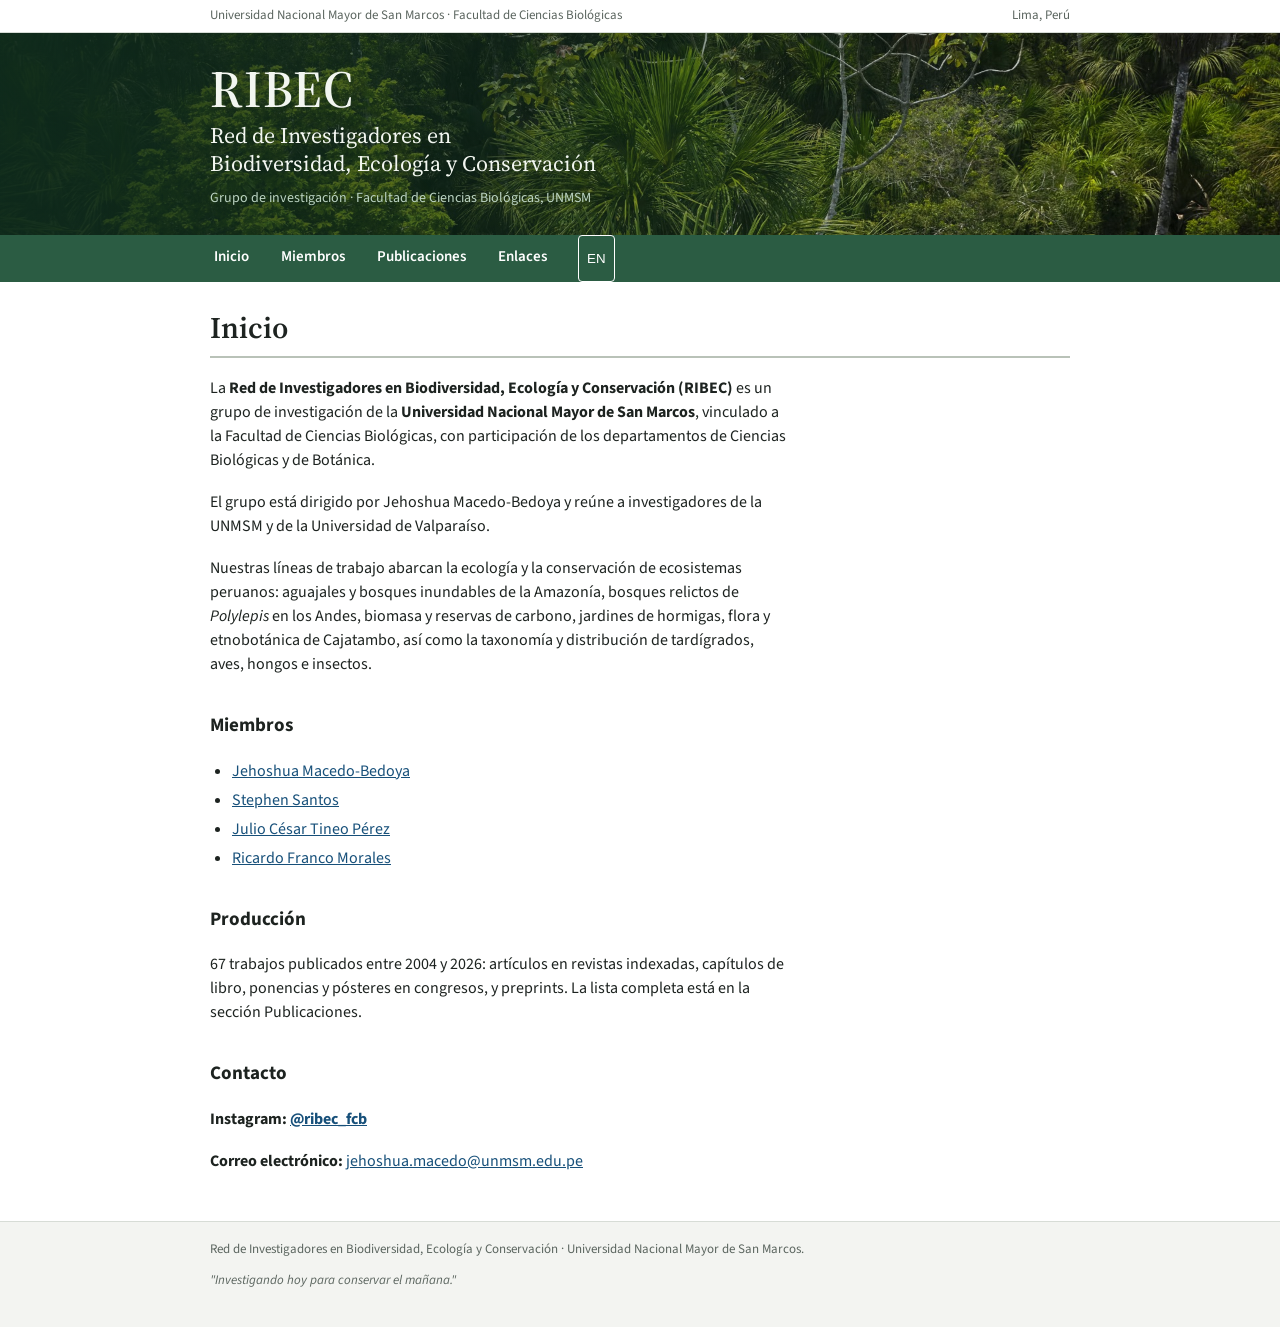
<file: index.html>
<!DOCTYPE html>
<html lang="es">
<head>
  <meta charset="utf-8">
  <meta name="viewport" content="width=device-width, initial-scale=1">
  <meta name="color-scheme" content="light">
  <title>RIBEC · Red de Investigadores en Biodiversidad, Ecología y Conservación</title>
  <meta name="description" content="Grupo de investigación de la Universidad Nacional Mayor de San Marcos en biodiversidad, ecología y conservación. Miembros y lista de publicaciones.">
  <link rel="preconnect" href="https://fonts.googleapis.com">
  <link rel="preconnect" href="https://fonts.gstatic.com" crossorigin>
  <link rel="stylesheet" href="https://fonts.googleapis.com/css2?family=Source+Sans+3:ital,wght@0,400;0,600;0,700;1,400&family=Source+Serif+4:ital,opsz,wght@0,8..60,400;0,8..60,600;1,8..60,400&display=swap">
  <link rel="stylesheet" href="css/estilos.css">
</head>
<body>

<div class="topbar"><div class="wrap">
  <span data-i18n="topbar_inst">Universidad Nacional Mayor de San Marcos · Facultad de Ciencias Biológicas</span>
  <span data-i18n="topbar_loc">Lima, Perú</span>
</div></div>


<header class="banner"><div class="wrap">
  <div class="acr"><a href="index.html">RIBEC</a></div>
  <h1 data-i18n="banner_tit">Red de Investigadores en Biodiversidad, Ecología y Conservación</h1>
  <div class="inst" data-i18n="banner_inst">Grupo de investigación · Facultad de Ciencias Biológicas, UNMSM</div>
</div></header>

<nav class="menu" aria-label="Secciones"><div class="wrap">
  <a href="index.html" data-i18n="nav_inicio">Inicio</a>
  <a href="miembros.html" data-i18n="nav_miembros">Miembros</a>
  <a href="publicaciones.html" data-i18n="nav_publicaciones">Publicaciones</a>
  <a href="enlaces.html" data-i18n="nav_enlaces">Enlaces</a>
  <button id="btn-lang" style="margin-left: 15px; cursor: pointer; background: transparent; border: 1px solid white; color: white; padding: 2px 8px; border-radius: 4px;">EN</button>
</div></nav>

<main><div class="wrap">
  <section class="page">
    <h2 data-i18n="nav_inicio">Inicio</h2>
    <p data-i18n="inicio_desc1">La <strong>Red de Investigadores en Biodiversidad, Ecología y Conservación (RIBEC)</strong> es un grupo de investigación de la <strong>Universidad Nacional Mayor de San Marcos</strong>, vinculado a la Facultad de Ciencias Biológicas, con participación de los departamentos de Ciencias Biológicas y de Botánica.</p>
    <p data-i18n="inicio_desc2">El grupo está dirigido por Jehoshua Macedo-Bedoya y reúne a investigadores de la UNMSM y de la Universidad de Valparaíso.</p>
    <p data-i18n="inicio_desc3">Nuestras líneas de trabajo abarcan la ecología y la conservación de ecosistemas peruanos: aguajales y bosques inundables de la Amazonía, bosques relictos de <i>Polylepis</i> en los Andes, biomasa y reservas de carbono, jardines de hormigas, flora y etnobotánica de Cajatambo, así como la taxonomía y distribución de tardígrados, aves, hongos e insectos.</p>

    <h3 data-i18n="inicio_tit_miembros">Miembros</h3>
    <ul class="plain" id="home-members"></ul>

    <h3 data-i18n="inicio_tit_prod">Producción</h3>
    <p id="home-stats"></p>

    <h3 data-i18n="inicio_tit_contacto">Contacto</h3>
<strong>Instagram: <a href="https://www.instagram.com/ribec_fcb?exln=MWM4ZnJoa25ybmQzaQ==" target="_blank" rel="noopener">@ribec_fcb</a></strong>
<div>
  <strong data-i18n="inicio_email">Correo electrónico:</strong> 
  <a href="mailto:jehoshua.macedo@unmsm.edu.pe">jehoshua.macedo@unmsm.edu.pe</a>
</div>
  </section>
</div></main>

<footer><div class="wrap">
  <span data-i18n="footer_inst">Red de Investigadores en Biodiversidad, Ecología y Conservación · Universidad Nacional Mayor de San Marcos.</span>
  <span style="font-style: italic; margin-top: 8px;" data-i18n="lema">"Investigando hoy para conservar el mañana."</span>
</div></footer>

<script src="js/datos.js"></script>
<script src="js/app.js"></script>
</body>
</html>
</file>
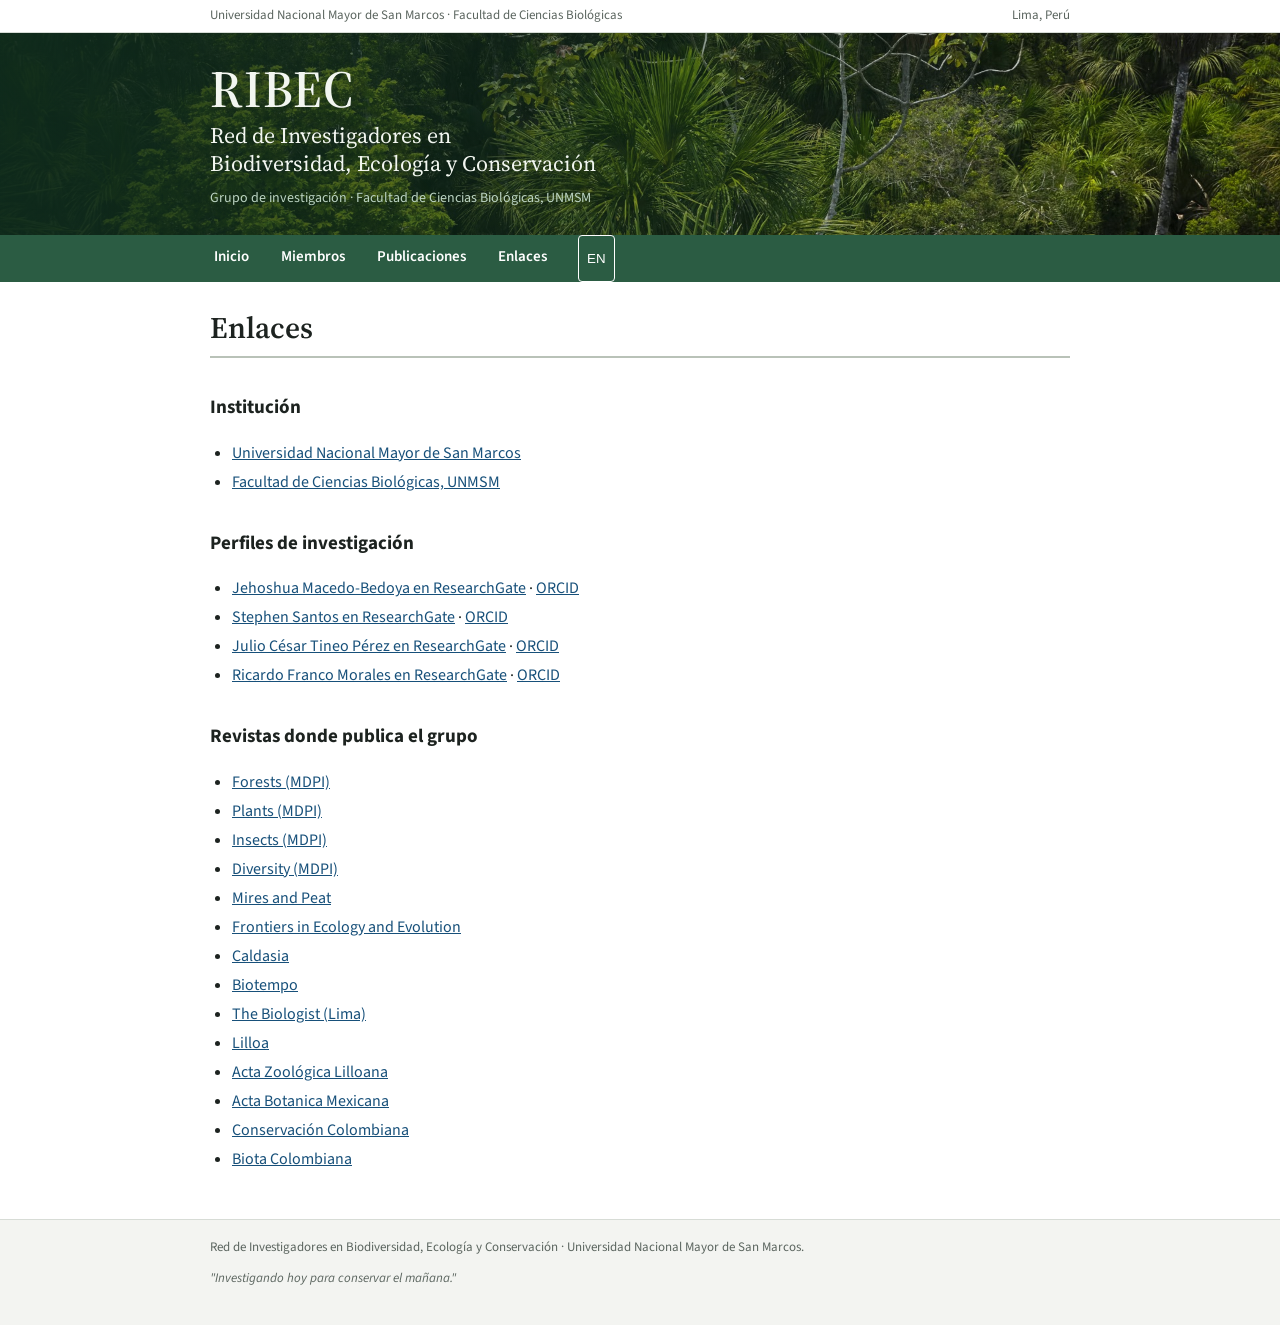
<file: enlaces.html>
<!DOCTYPE html>
<html lang="es">
<head>
  <meta charset="utf-8">
  <meta name="viewport" content="width=device-width, initial-scale=1">
  <title>RIBEC · Red de Investigadores en Biodiversidad, Ecología y Conservación</title>
  <meta name="description" content="Grupo de investigación de la Universidad Nacional Mayor de San Marcos en biodiversidad, ecología y conservación. Miembros y lista de publicaciones.">
  <link rel="preconnect" href="https://fonts.googleapis.com">
  <link rel="preconnect" href="https://fonts.gstatic.com" crossorigin>
  <link rel="stylesheet" href="https://fonts.googleapis.com/css2?family=Source+Sans+3:ital,wght@0,400;0,600;0,700;1,400&family=Source+Serif+4:ital,opsz,wght@0,8..60,400;0,8..60,600;1,8..60,400&display=swap">
  <link rel="stylesheet" href="css/estilos.css">
</head>
<body>

<div class="topbar"><div class="wrap">
  <span data-i18n="topbar_inst">Universidad Nacional Mayor de San Marcos · Facultad de Ciencias Biológicas</span>
  <span data-i18n="topbar_loc">Lima, Perú</span>
</div></div>

<header class="banner"><div class="wrap">
  <div class="acr"><a href="index.html">RIBEC</a></div>
  <h1 data-i18n="banner_tit">Red de Investigadores en Biodiversidad, Ecología y Conservación</h1>
  <div class="inst" data-i18n="banner_inst">Grupo de investigación · Facultad de Ciencias Biológicas, UNMSM</div>
</div></header>

<nav class="menu" aria-label="Secciones"><div class="wrap">
  <a href="index.html" data-i18n="nav_inicio">Inicio</a>
  <a href="miembros.html" data-i18n="nav_miembros">Miembros</a>
  <a href="publicaciones.html" data-i18n="nav_publicaciones">Publicaciones</a>
  <a href="enlaces.html" data-i18n="nav_enlaces">Enlaces</a>
  <button id="btn-lang" style="margin-left: 15px; cursor: pointer; background: transparent; border: 1px solid white; color: white; padding: 2px 8px; border-radius: 4px;">EN</button>
</div></nav>

<main><div class="wrap">
  <section class="page">
    <h2 data-i18n="nav_enlaces">Enlaces</h2>

    <h3 data-i18n="tit_institucion">Institución</h3>
    <ul class="plain">
      <li><a href="https://www.unmsm.edu.pe/" target="_blank" rel="noopener" data-i18n="link_unmsm">Universidad Nacional Mayor de San Marcos</a></li>
      <li><a href="https://biologia.unmsm.edu.pe/" target="_blank" rel="noopener" data-i18n="link_fcb">Facultad de Ciencias Biológicas, UNMSM</a></li>
    </ul>

    <h3 data-i18n="tit_perfiles">Perfiles de investigación</h3>
    <ul class="plain">
      <li><a href="https://www.researchgate.net/profile/Jehoshua-Macedo-Bedoya" target="_blank" rel="noopener">Jehoshua Macedo-Bedoya <span data-i18n="txt_en">en</span> ResearchGate</a> · <a href="https://orcid.org/0009-0008-7958-5318" target="_blank" rel="noopener">ORCID</a></li>
      <li><a href="https://www.researchgate.net/profile/Stephen-Santos" target="_blank" rel="noopener">Stephen Santos <span data-i18n="txt_en">en</span> ResearchGate</a> · <a href="https://orcid.org/0009-0009-0379-7469" target="_blank" rel="noopener">ORCID</a></li>
      <li><a href="https://www.researchgate.net/profile/Julio-Cesar-Tineo-Perez" target="_blank" rel="noopener">Julio César Tineo Pérez <span data-i18n="txt_en">en</span> ResearchGate</a> · <a href="https://orcid.org/0009-0007-2989-3438" target="_blank" rel="noopener">ORCID</a></li>
      <li><a href="https://www.researchgate.net/profile/Ricardo-Franco-Morales-2" target="_blank" rel="noopener">Ricardo Franco Morales <span data-i18n="txt_en">en</span> ResearchGate</a> · <a href="https://orcid.org/0009-0003-2825-3819" target="_blank" rel="noopener">ORCID</a></li>
    </ul>

    <h3 data-i18n="tit_revistas">Revistas donde publica el grupo</h3>
    <ul class="plain">
      <li><a href="https://www.mdpi.com/journal/forests" target="_blank" rel="noopener">Forests (MDPI)</a></li>
      <li><a href="https://www.mdpi.com/journal/plants" target="_blank" rel="noopener">Plants (MDPI)</a></li>
      <li><a href="https://www.mdpi.com/journal/insects" target="_blank" rel="noopener">Insects (MDPI)</a></li>
      <li><a href="https://www.mdpi.com/journal/diversity" target="_blank" rel="noopener">Diversity (MDPI)</a></li>
      <li><a href="http://mires-and-peat.net/" target="_blank" rel="noopener">Mires and Peat</a></li>
      <li><a href="https://www.frontiersin.org/journals/ecology-and-evolution" target="_blank" rel="noopener">Frontiers in Ecology and Evolution</a></li>
      <li><a href="https://revistas.unal.edu.co/index.php/cal" target="_blank" rel="noopener">Caldasia</a></li>
      <li><a href="https://revistas.urp.edu.pe/index.php/Biotempo" target="_blank" rel="noopener">Biotempo</a></li>
      <li><a href="https://revistas.unfv.edu.pe/rtb" target="_blank" rel="noopener">The Biologist (Lima)</a></li>
      <li><a href="https://www.lillo.org.ar/revistas/index.php/lilloa" target="_blank" rel="noopener">Lilloa</a></li>
      <li><a href="https://www.lillo.org.ar/revistas/index.php/acta-zoologica-lilloana" target="_blank" rel="noopener">Acta Zoológica Lilloana</a></li>
      <li><a href="https://abm.ojs.inecol.mx/" target="_blank" rel="noopener">Acta Botanica Mexicana</a></li>
      <li><a href="https://revista.proaves.org/" target="_blank" rel="noopener">Conservación Colombiana</a></li>
      <li><a href="https://revistas.humboldt.org.co/index.php/biota" target="_blank" rel="noopener">Biota Colombiana</a></li>
    </ul>
  </section>
</div></main>

<footer><div class="wrap">
  <span data-i18n="footer_inst">Red de Investigadores en Biodiversidad, Ecología y Conservación · Universidad Nacional Mayor de San Marcos.</span>
  <span style="font-style: italic; margin-top: 8px;" data-i18n="lema">"Investigando hoy para conservar el mañana."</span>
</div></footer>

<script src="js/datos.js"></script>
<script src="js/app.js"></script>
</body>
</html>
</file>
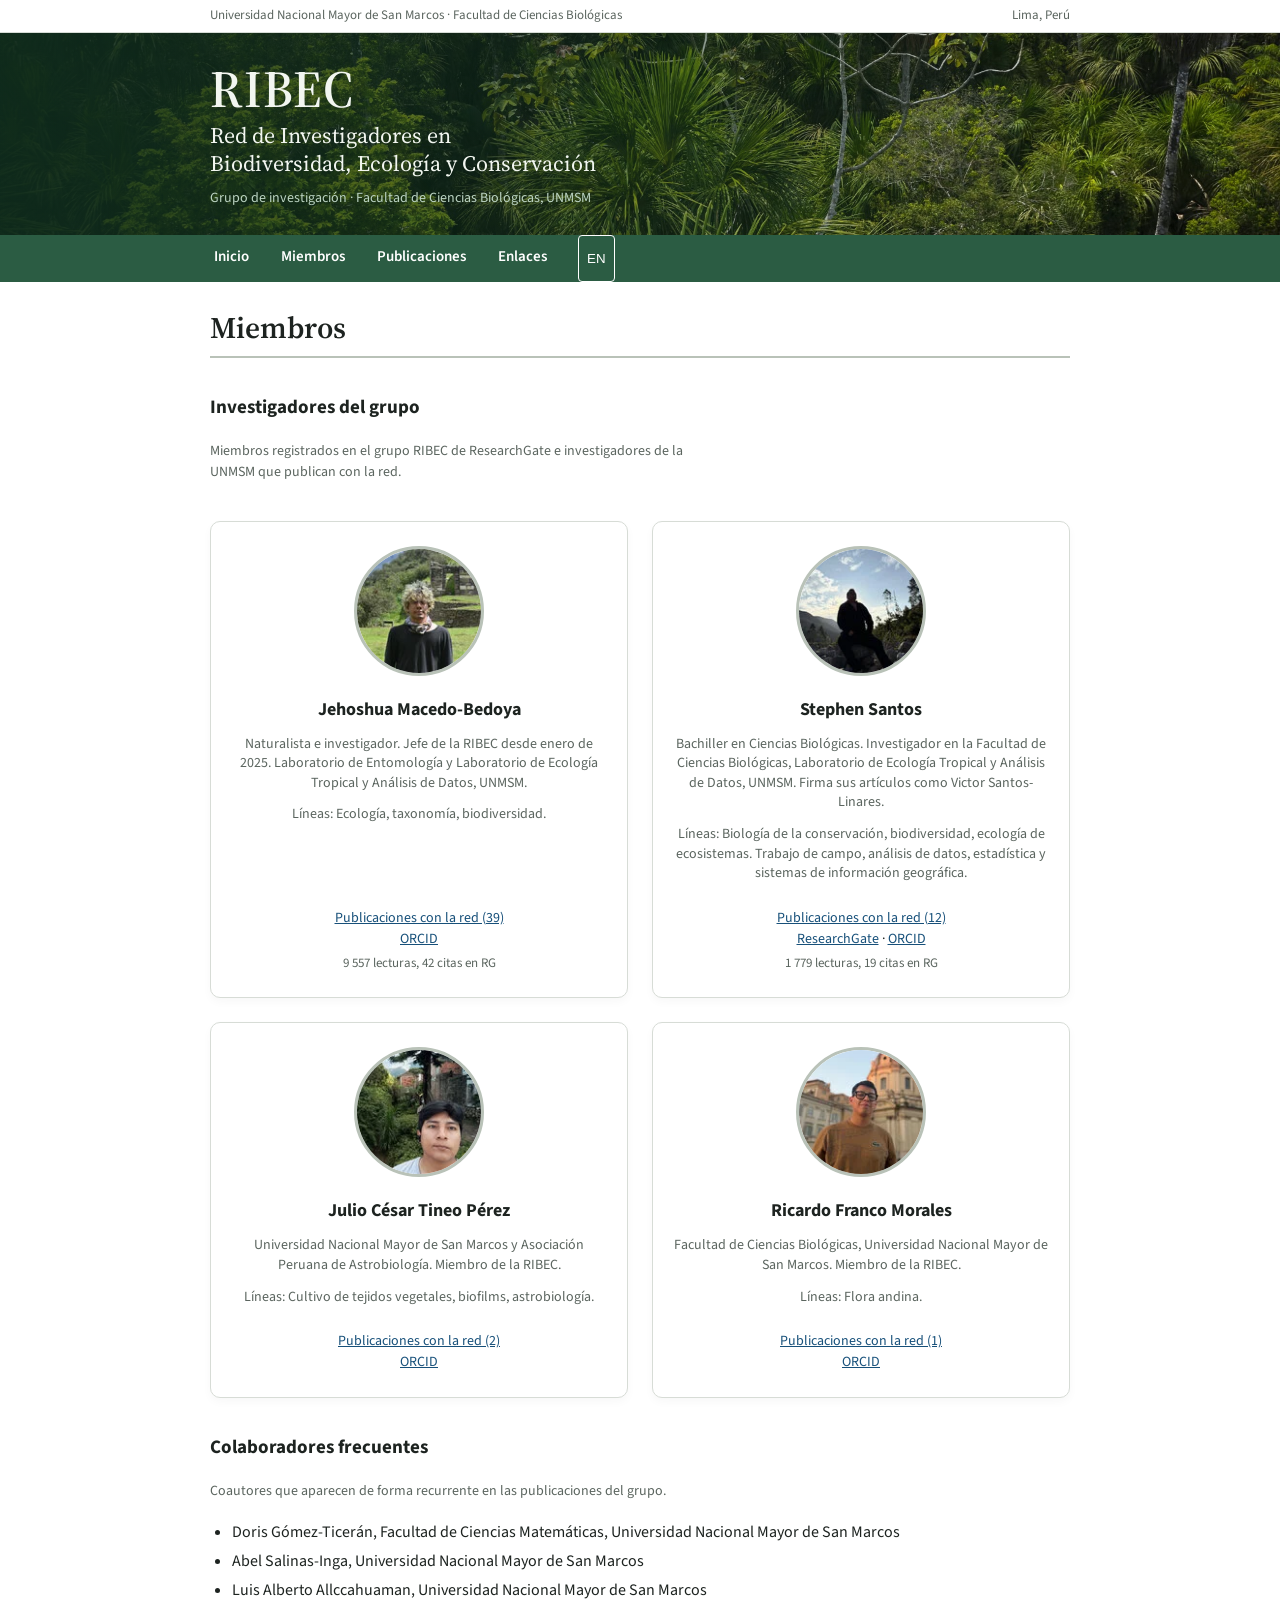
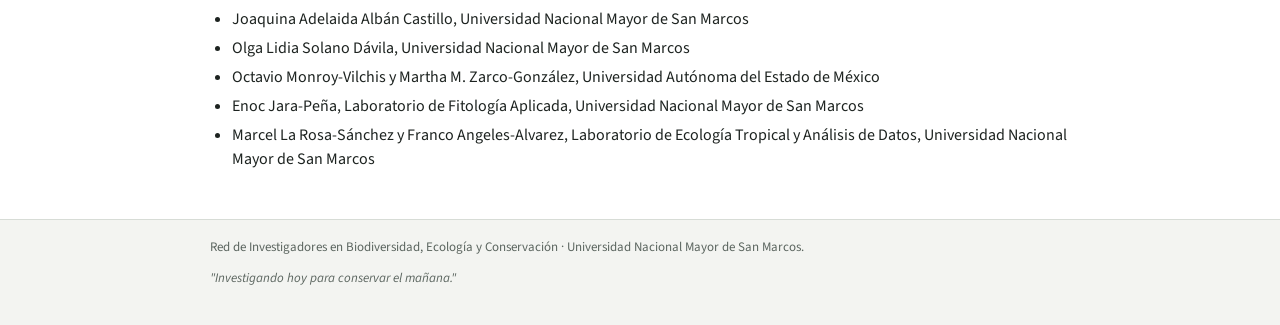
<file: miembros.html>
<!DOCTYPE html>
<html lang="es">
<head>
  <meta charset="utf-8">
  <meta name="viewport" content="width=device-width, initial-scale=1">
  <title>RIBEC · Red de Investigadores en Biodiversidad, Ecología y Conservación</title>
  <meta name="description" content="Grupo de investigación de la Universidad Nacional Mayor de San Marcos en biodiversidad, ecología y conservación. Miembros y lista de publicaciones.">
  <link rel="preconnect" href="https://fonts.googleapis.com">
  <link rel="preconnect" href="https://fonts.gstatic.com" crossorigin>
  <link rel="stylesheet" href="https://fonts.googleapis.com/css2?family=Source+Sans+3:ital,wght@0,400;0,600;0,700;1,400&family=Source+Serif+4:ital,opsz,wght@0,8..60,400;0,8..60,600;1,8..60,400&display=swap">
  <link rel="stylesheet" href="css/estilos.css">
</head>
<body>

<div class="topbar"><div class="wrap">
  <span data-i18n="topbar_inst">Universidad Nacional Mayor de San Marcos · Facultad de Ciencias Biológicas</span>
  <span data-i18n="topbar_loc">Lima, Perú</span>
</div></div>

<header class="banner"><div class="wrap">
  <div class="acr"><a href="index.html">RIBEC</a></div>
  <h1 data-i18n="banner_tit">Red de Investigadores en Biodiversidad, Ecología y Conservación</h1>
  <div class="inst" data-i18n="banner_inst">Grupo de investigación · Facultad de Ciencias Biológicas, UNMSM</div>
</div></header>

<nav class="menu" aria-label="Secciones"><div class="wrap">
  <a href="index.html" data-i18n="nav_inicio">Inicio</a>
  <a href="miembros.html" data-i18n="nav_miembros">Miembros</a>
  <a href="publicaciones.html" data-i18n="nav_publicaciones">Publicaciones</a>
  <a href="enlaces.html" data-i18n="nav_enlaces">Enlaces</a>
  <button id="btn-lang" style="margin-left: 15px; cursor: pointer; background: transparent; border: 1px solid white; color: white; padding: 2px 8px; border-radius: 4px;">EN</button>
</div></nav>

<main><div class="wrap">
  <section class="page">
    <h2 data-i18n="nav_miembros">Miembros</h2>

    <h3 data-i18n="tit_investigadores">Investigadores del grupo</h3>
    <p class="note" data-i18n="miembros_nota1">Miembros registrados en el grupo RIBEC de ResearchGate e investigadores de la UNMSM que publican con la red.</p>
    <div id="members"></div>

    <h3 data-i18n="tit_colaboradores">Colaboradores frecuentes</h3>
    <p class="note" data-i18n="miembros_nota2">Coautores que aparecen de forma recurrente en las publicaciones del grupo.</p>
    <ul class="plain" data-i18n="colaboradores_lista">
      <li>Doris Gómez-Ticerán, Facultad de Ciencias Matemáticas, Universidad Nacional Mayor de San Marcos</li>
      <li>Abel Salinas-Inga, Universidad Nacional Mayor de San Marcos</li>
      <li>Luis Alberto Allccahuaman, Universidad Nacional Mayor de San Marcos</li>
      <li>Joaquina Adelaida Albán Castillo, Universidad Nacional Mayor de San Marcos</li>
      <li>Olga Lidia Solano Dávila, Universidad Nacional Mayor de San Marcos</li>
      <li>Octavio Monroy-Vilchis y Martha M. Zarco-González, Universidad Autónoma del Estado de México</li>
      <li>Enoc Jara-Peña, Laboratorio de Fitología Aplicada, Universidad Nacional Mayor de San Marcos</li>
      <li>Marcel La Rosa-Sánchez y Franco Angeles-Alvarez, Laboratorio de Ecología Tropical y Análisis de Datos, Universidad Nacional Mayor de San Marcos</li>
    </ul>
  </section>
</div></main>

<footer><div class="wrap">
  <span data-i18n="footer_inst">Red de Investigadores en Biodiversidad, Ecología y Conservación · Universidad Nacional Mayor de San Marcos.</span>
  <span style="font-style: italic; margin-top: 8px;" data-i18n="lema">"Investigando hoy para conservar el mañana."</span>
</div></footer>

<script src="js/datos.js"></script>
<script src="js/app.js"></script>
</body>
</html>
</file>
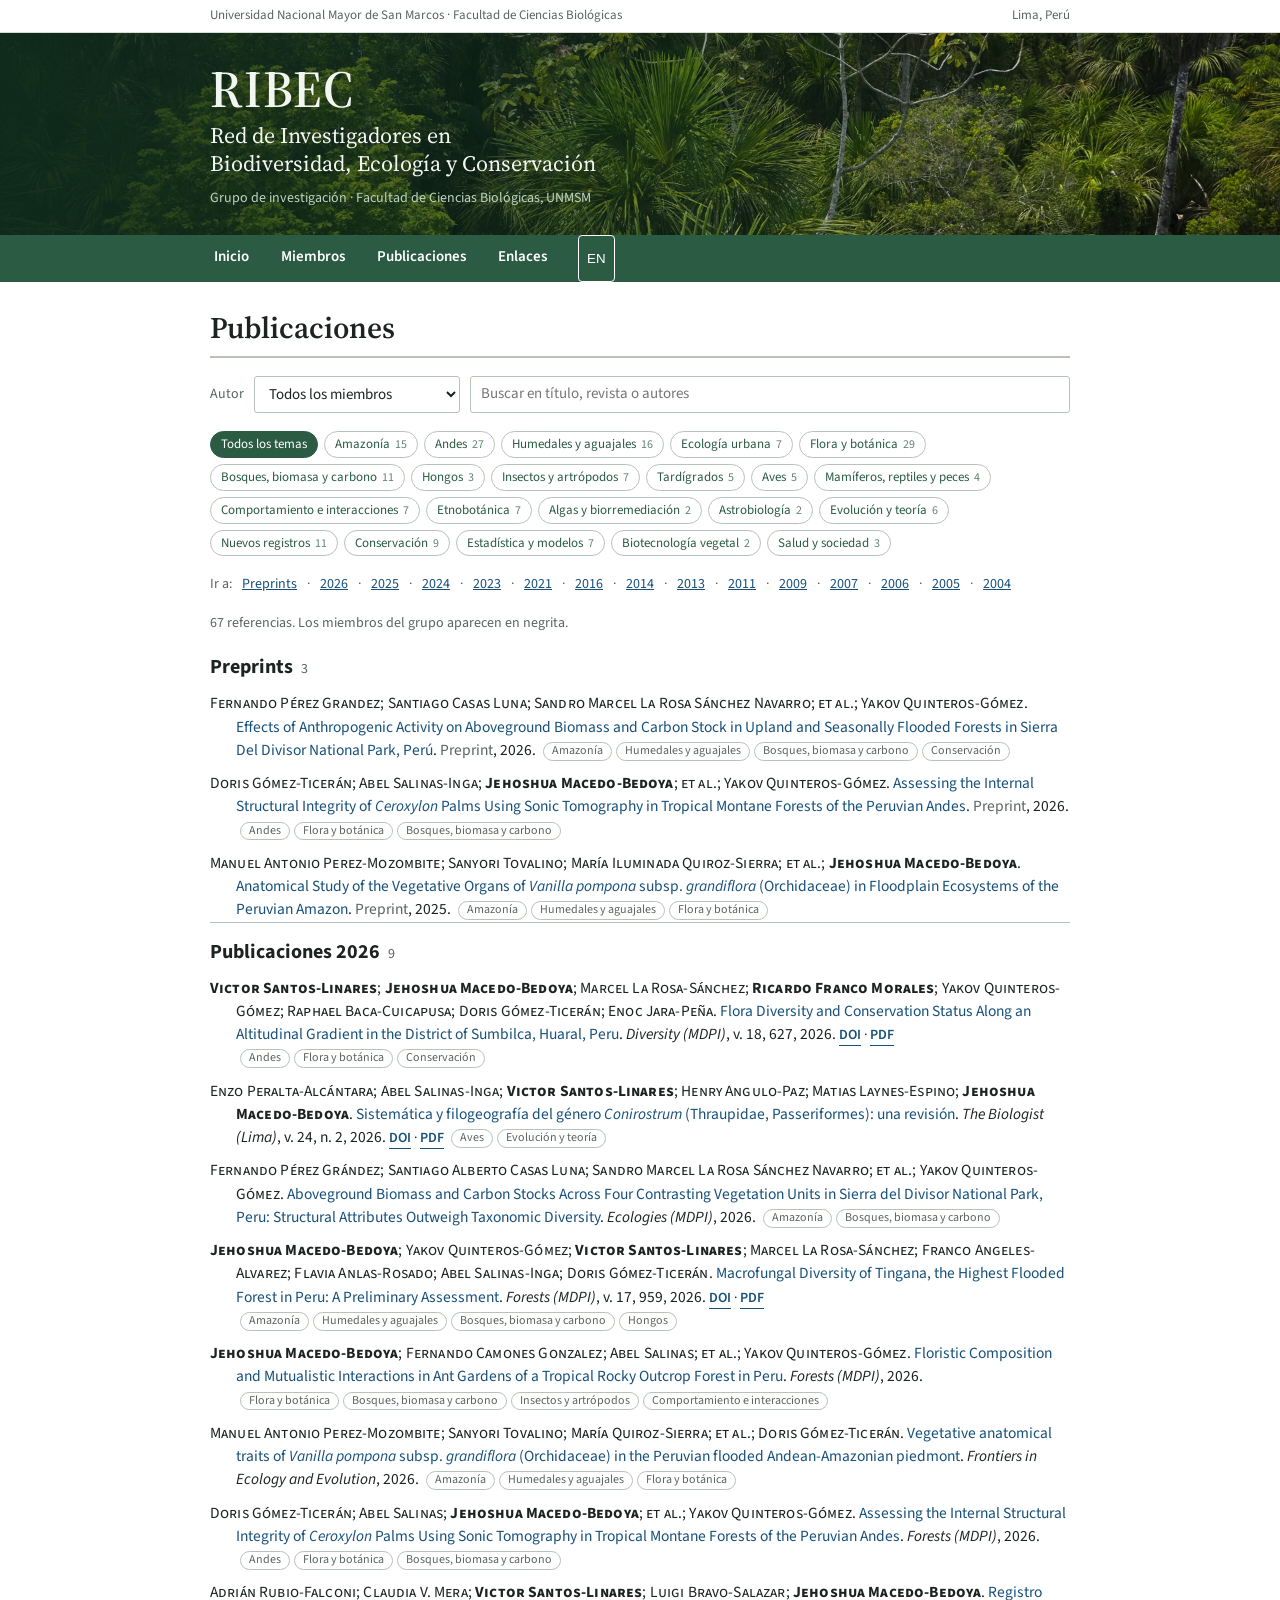
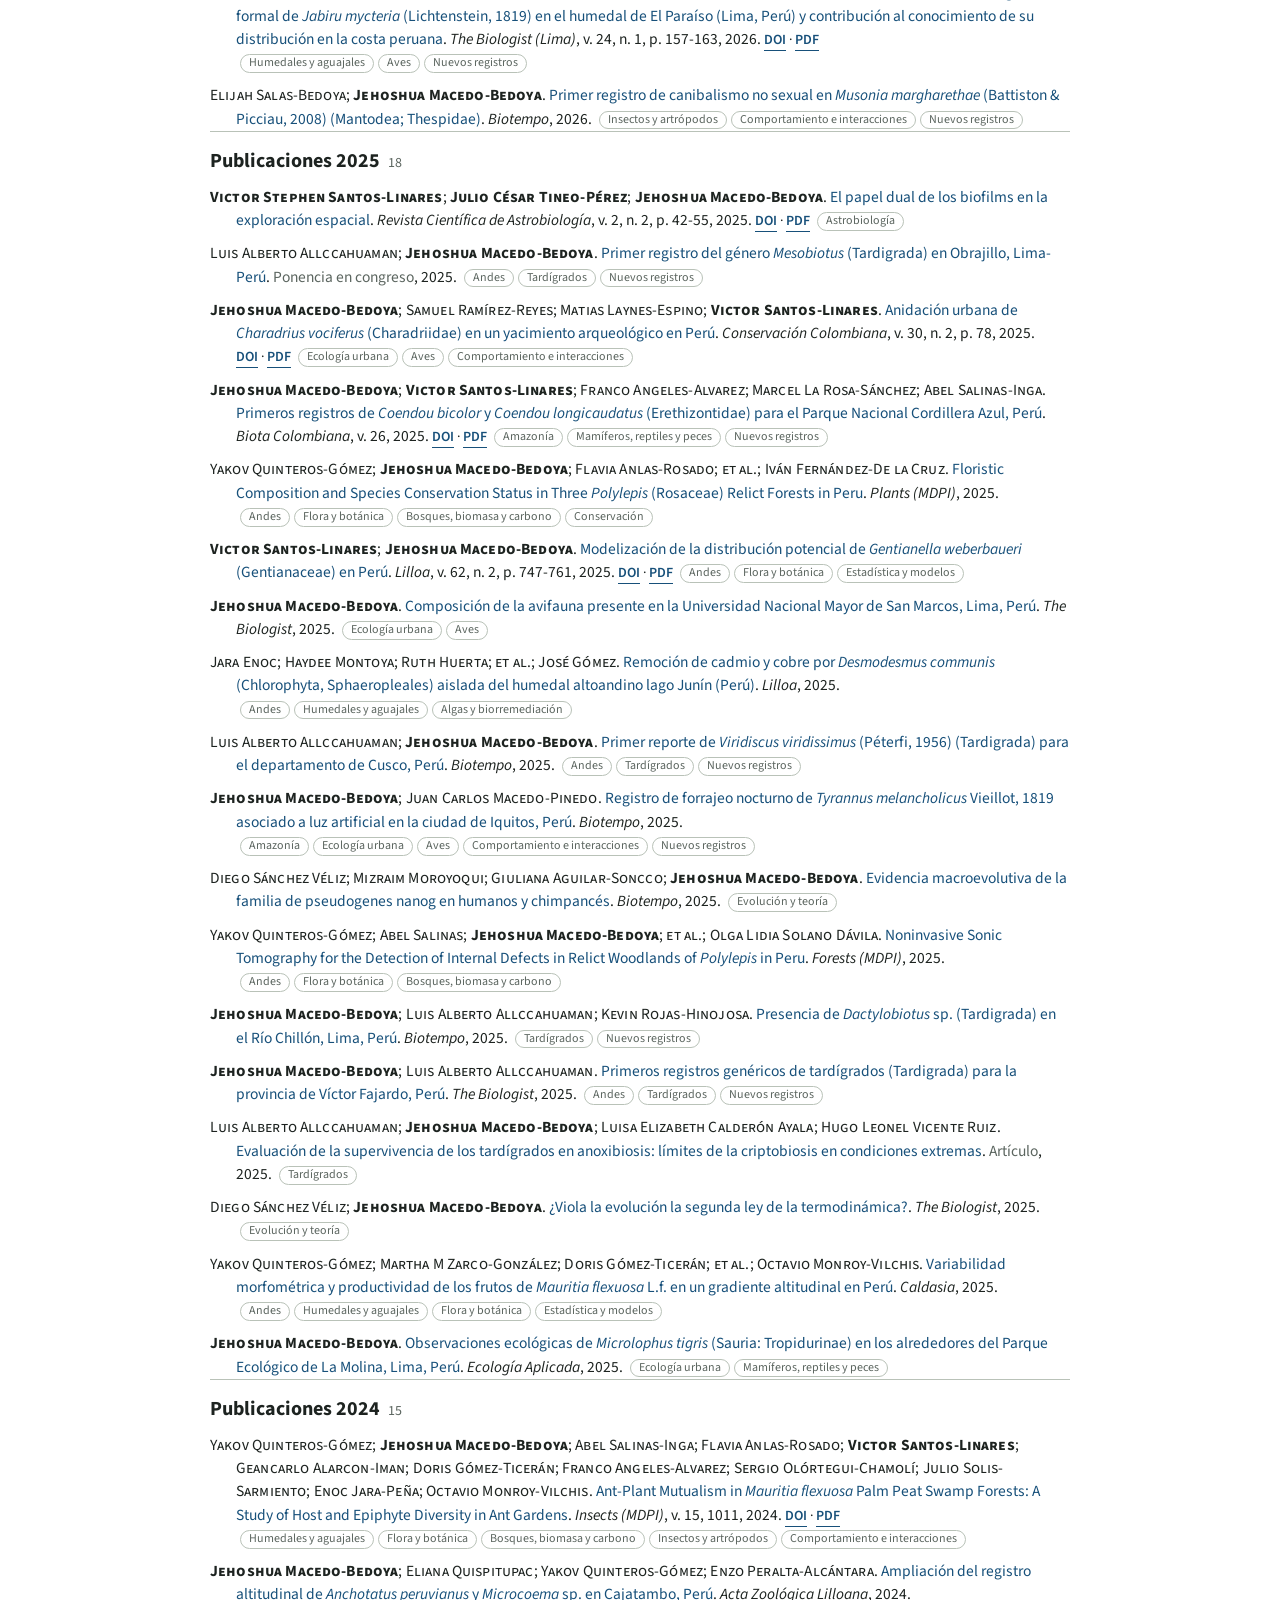
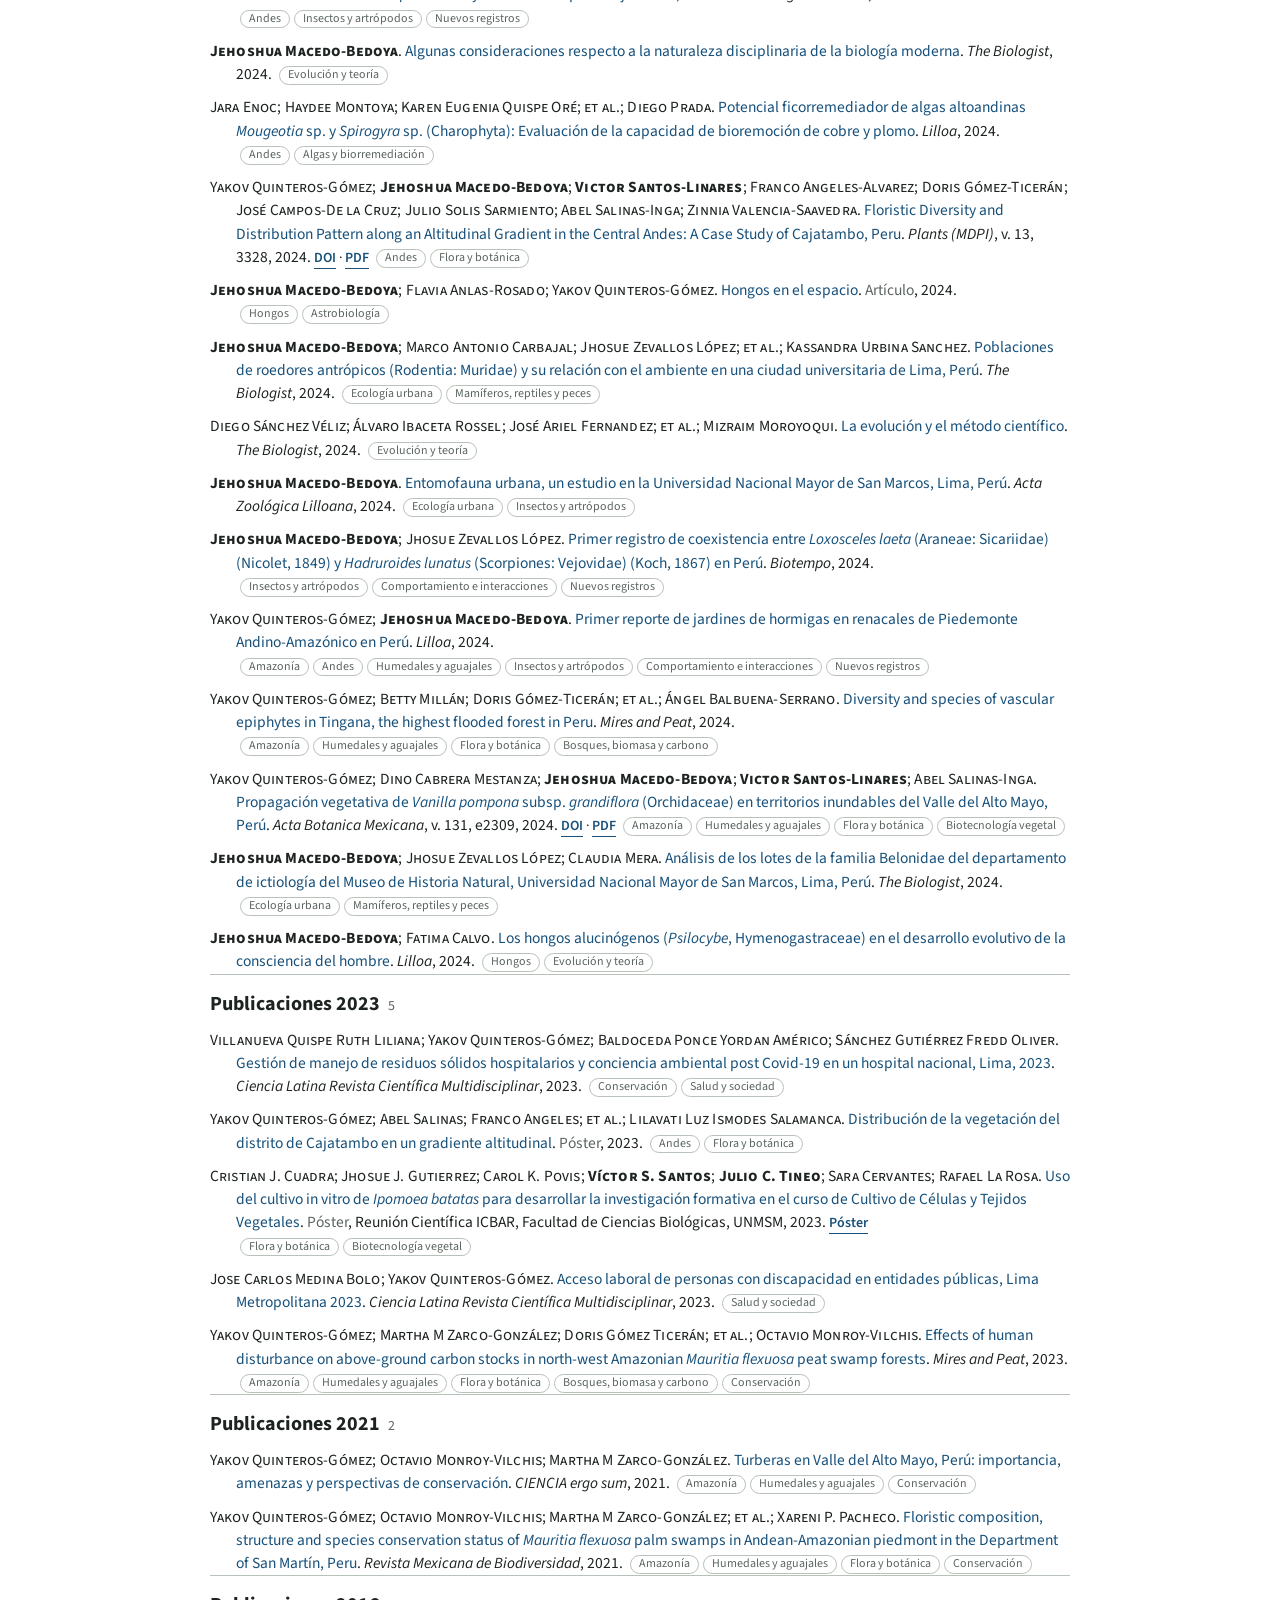
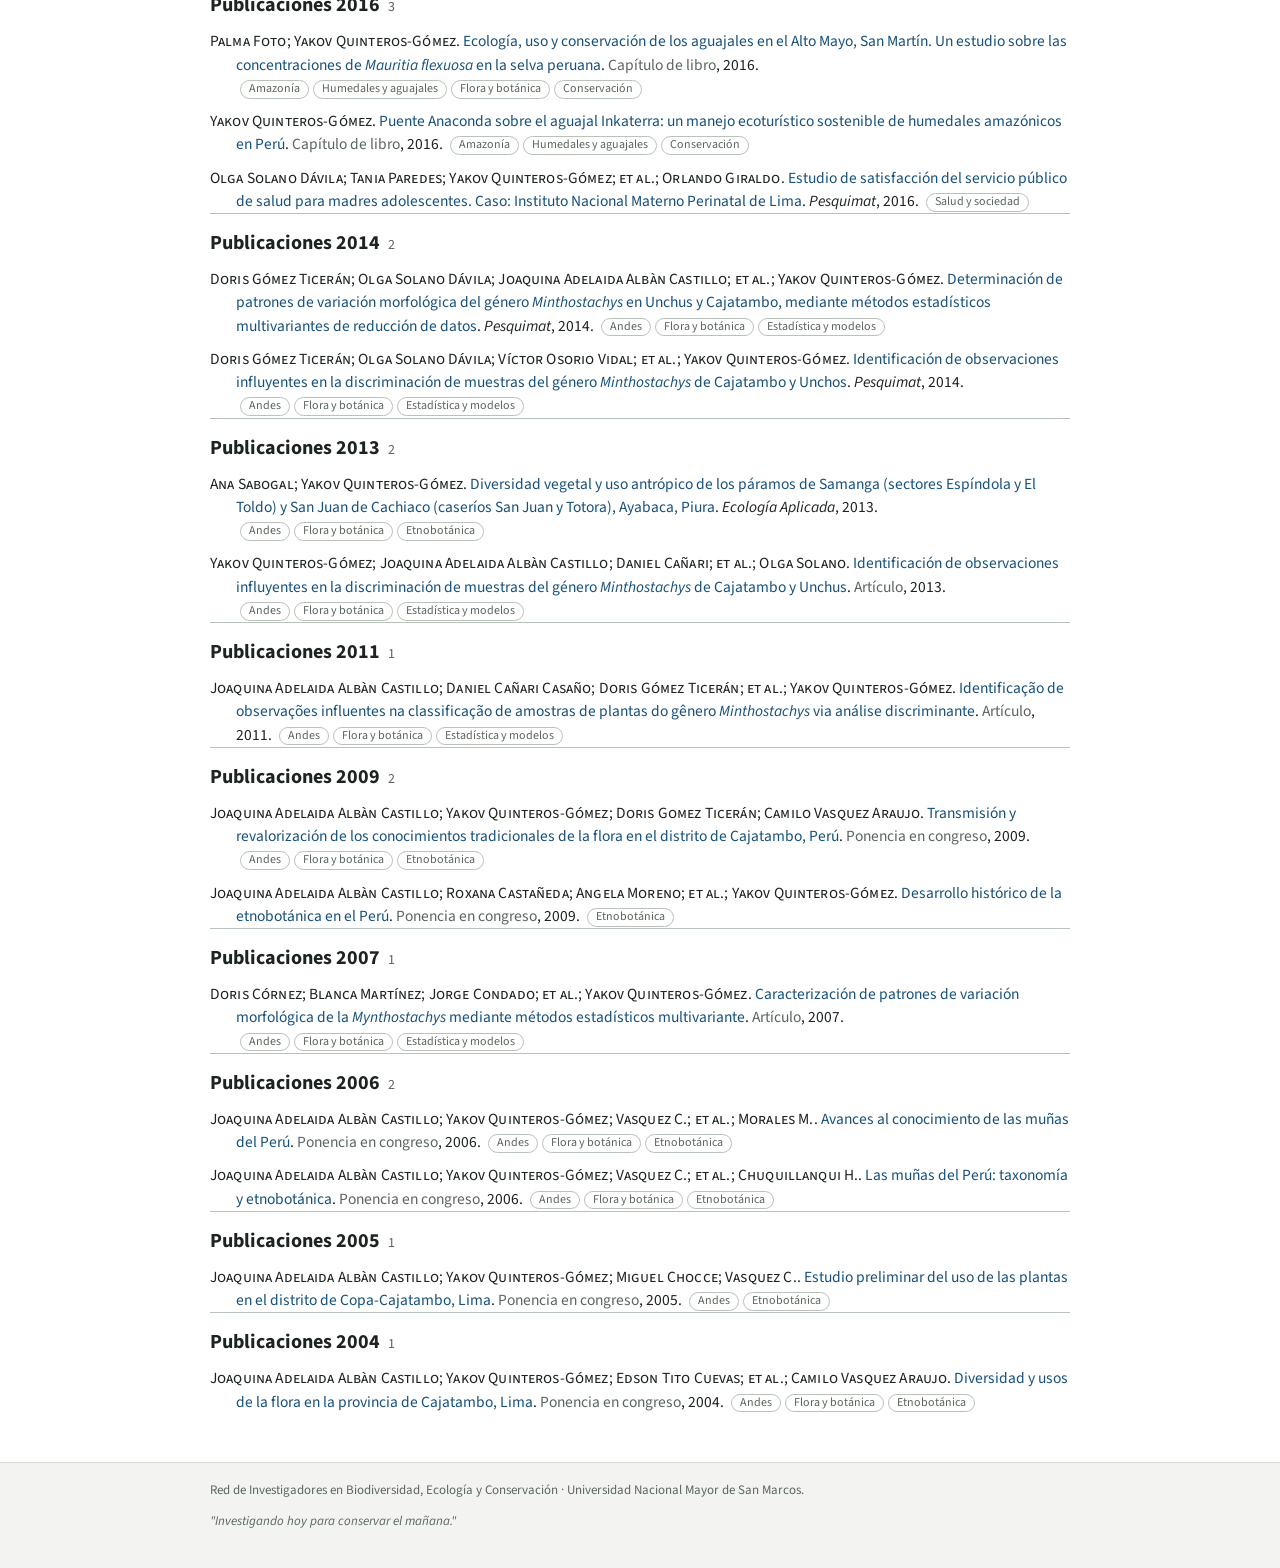
<file: publicaciones.html>
<!DOCTYPE html>
<html lang="es">
<head>
  <meta charset="utf-8">
  <meta name="viewport" content="width=device-width, initial-scale=1">
  <title>RIBEC · Red de Investigadores en Biodiversidad, Ecología y Conservación</title>
  <meta name="description" content="Grupo de investigación de la Universidad Nacional Mayor de San Marcos en biodiversidad, ecología y conservación. Miembros y lista de publicaciones.">
  <link rel="preconnect" href="https://fonts.googleapis.com">
  <link rel="preconnect" href="https://fonts.gstatic.com" crossorigin>
  <link rel="stylesheet" href="https://fonts.googleapis.com/css2?family=Source+Sans+3:ital,wght@0,400;0,600;0,700;1,400&family=Source+Serif+4:ital,opsz,wght@0,8..60,400;0,8..60,600;1,8..60,400&display=swap">
  <link rel="stylesheet" href="css/estilos.css">
</head>
<body>

<div class="topbar"><div class="wrap">
  <span data-i18n="topbar_inst">Universidad Nacional Mayor de San Marcos · Facultad de Ciencias Biológicas</span>
  <span data-i18n="topbar_loc">Lima, Perú</span>
</div></div>

<header class="banner"><div class="wrap">
  <div class="acr"><a href="index.html">RIBEC</a></div>
  <h1 data-i18n="banner_tit">Red de Investigadores en Biodiversidad, Ecología y Conservación</h1>
  <div class="inst" data-i18n="banner_inst">Grupo de investigación · Facultad de Ciencias Biológicas, UNMSM</div>
</div></header>

<nav class="menu" aria-label="Secciones"><div class="wrap">
  <a href="index.html" data-i18n="nav_inicio">Inicio</a>
  <a href="miembros.html" data-i18n="nav_miembros">Miembros</a>
  <a href="publicaciones.html" data-i18n="nav_publicaciones">Publicaciones</a>
  <a href="enlaces.html" data-i18n="nav_enlaces">Enlaces</a>
  <button id="btn-lang" style="margin-left: 15px; cursor: pointer; background: transparent; border: 1px solid white; color: white; padding: 2px 8px; border-radius: 4px;">EN</button>
</div></nav>

<main><div class="wrap">
  <section class="page">
    <h2 data-i18n="nav_publicaciones">Publicaciones</h2>
    <div class="tools">
      <label for="who" data-i18n="lbl_autor">Autor</label>
      <select id="who"><option value="all" data-i18n="opt_todos">Todos los miembros</option></select>
      <input id="q" type="search" placeholder="Buscar en título, revista o autores" aria-label="Buscar publicaciones" data-i18n="placeholder_buscar">
    </div>
    <div class="tagbar" id="tagbar" role="group" aria-label="Temas"></div>
    <div class="pubnav" id="pubnav"></div>
    <p class="note" id="count"></p>
    <div id="list"></div>
  </section>
</div></main>

<footer><div class="wrap">
  <span data-i18n="footer_inst">Red de Investigadores en Biodiversidad, Ecología y Conservación · Universidad Nacional Mayor de San Marcos.</span>
  <span style="font-style: italic; margin-top: 8px;" data-i18n="lema">"Investigando hoy para conservar el mañana."</span>
</div></footer>

<script src="js/datos.js"></script>
<script src="js/app.js"></script>
</body>
</html>
</file>
<file: css/estilos.css>
/* RIBEC · Sitio institucional
   Layout: banner con el nombre del grupo, barra de menú horizontal,
   columna de contenido de 900 px y lista bibliográfica por año separada con reglas. */

:root {
  --bg: #ffffff;
  --page: #f3f4f1;
  --ink: #1d2320;
  --muted: #5b655f;
  --line: #d7dcd6;
  --rule: #b9c2b8;
  --band: #1d4733;
  --band-ink: #f2f6f0;
  --band-sub: #bcd4c3;
  --nav: #2b5c43;
  --nav-ink: #ffffff;
  --nav-active: #163a29;
  --link: #17507a;
  --link-visited: #4b3d7a;
  --f-body: "Source Sans 3", system-ui, -apple-system, "Segoe UI", Arial, sans-serif;
  --f-serif: "Source Serif 4", Georgia, "Times New Roman", serif;
  color-scheme: light;
}

* { box-sizing: border-box; }
html { scroll-behavior: smooth; }
@media (prefers-reduced-motion: reduce) { html { scroll-behavior: auto; } }

body {
  margin: 0;
  background: var(--page);
  color: var(--ink);
  font-family: var(--f-body);
  font-size: 16px;
  line-height: 1.5;
}
a { color: var(--link); }
a:visited { color: var(--link-visited); }
:focus-visible { outline: 2px solid var(--link); outline-offset: 2px; }
img { max-width: 100%; height: auto; }
.wrap { max-width: 900px; margin: 0 auto; padding-inline: 20px; }

/* Barra superior y banner */
.topbar { background: var(--bg); border-bottom: 1px solid var(--line); font-size: 13px; color: var(--muted); }
.topbar .wrap { display: flex; justify-content: space-between; flex-wrap: wrap; gap: 4px 16px; padding-block: 6px; }

.banner { 
  background: var(--band); 
  background-image: linear-gradient(to right, rgba(14, 42, 28, 0.95) 0%, rgba(14, 42, 28, 0.6) 40%, rgba(0, 0, 0, 0) 100%),
    url('../img/Aguajal-en-la-Amazonia-Peruana-.jpg');
  background-size: cover;
  background-position: 0% 50%;
  color: var(--band-ink); 
  position: relative; 
  overflow: hidden; 
}
.banner .wrap { position: relative; padding-block: 30px 26px; display: grid; gap: 6px; }
.banner .acr { font-family: var(--f-serif); font-size: clamp(34px, 6vw, 52px); font-weight: 600; line-height: 1; letter-spacing: .02em; }
.banner h1 { margin: 0; font-family: var(--f-serif); font-weight: 400; font-size: clamp(17px, 2.6vw, 22px); line-height: 1.3; text-wrap: balance; max-width: 40ch; }
.banner .inst { font-size: 14px; color: var(--band-sub); margin-top: 4px; }
.banner a { color: inherit; text-decoration: none; }

/* Menú horizontal */
nav.menu { background: var(--nav); position: sticky; top: 0; z-index: 5; }
nav.menu .wrap { display: flex; flex-wrap: wrap; padding-inline: 8px; }
nav.menu a {
  color: var(--nav-ink); text-decoration: none; font-weight: 600; font-size: 15px;
  padding: 11px 16px; display: block; border-bottom: 3px solid transparent;
}
nav.menu a:visited { color: var(--nav-ink); }
nav.menu a:hover { background: var(--nav-active); }
nav.menu a[aria-current="page"] { background: var(--nav-active); border-bottom-color: var(--band-sub); }

/* Contenido */
main { background: var(--bg); }
main .wrap { padding-block: 28px 48px; }
.page { display: grid; gap: 18px; }
.page > h2 { margin: 0; font-family: var(--f-serif); font-weight: 600; font-size: 30px; line-height: 1.2; padding-bottom: 10px; border-bottom: 2px solid var(--rule); }
.page p { margin: 0; max-width: 72ch; }
.page h3 { margin: 18px 0 0; font-size: 19px; font-weight: 700; }
.page ul.plain { margin: 0; padding-left: 22px; display: grid; gap: 5px; }
.note { font-size: 14px; color: var(--muted); }
.contact { font-size: 15px; line-height: 1.6; }

/* Foto del grupo (portada) */
.foto { margin: 0; display: grid; gap: 8px; }
.foto img { width: 100%; border: 1px solid var(--line); }
.foto figcaption { font-size: 14px; color: var(--muted); }

/* Miembros */
/* Contenedor Grid para las tarjetas de miembros */
#members {
  display: grid;
  grid-template-columns: repeat(auto-fill, minmax(280px, 1fr));
  gap: 24px;
  margin-top: 20px;
}

/* Diseño individual de la tarjeta */
.member-card {
  background: var(--bg);
  border: 1px solid var(--line);
  border-radius: 10px;
  padding: 24px 20px;
  text-align: center;
  box-shadow: 0 4px 10px rgba(0, 0, 0, 0.03);
  display: flex;
  flex-direction: column;
  align-items: center;
  gap: 12px;
  transition: transform 0.2s ease;
}

.member-card:hover {
  transform: translateY(-5px);
}

/* Forzar que las fotos sean círculos perfectos */
.member-photo {
  width: 130px;
  height: 130px;
  border-radius: 50%;
  object-fit: cover; /* Evita que la foto se estire */
  border: 3px solid var(--rule);
  margin-bottom: 8px;
}

.member-card .nm { font-weight: 700; font-size: 18px; color: var(--ink); }
.member-card .rl { color: var(--muted); font-size: 14px; line-height: 1.4; }
.member-card .lk { margin-top: auto; padding-top: 12px; font-size: 14px; }
.mem:last-child { border-bottom: 0; }
.mem .nm { font-weight: 700; font-size: 17px; }
.mem .rl { color: var(--muted); font-size: 15px; }
.mem .lk { font-size: 14px; }
.mem .lk span { color: var(--muted); }

/* Publicaciones */
.pubnav { font-size: 14px; color: var(--muted); display: flex; flex-wrap: wrap; gap: 4px 10px; }
.pubnav a { white-space: nowrap; }
.tools { display: flex; flex-wrap: wrap; gap: 10px; align-items: center; }
.tools label { font-size: 14px; color: var(--muted); }
.tools select, .tools input {
  font: inherit; font-size: 15px; padding: 6px 10px; border: 1px solid var(--rule);
  border-radius: 3px; background: var(--bg); color: var(--ink);
}
.tools input { flex: 1 1 200px; min-width: 0; }
.yr { border-top: 1px solid var(--rule); padding-top: 14px; display: grid; gap: 10px; scroll-margin-top: 60px; }
.yr:first-of-type { border-top: 0; padding-top: 0; }
.yr h3 { margin: 0; font-size: 20px; font-weight: 700; }
.yr h3 small { font-weight: 400; color: var(--muted); font-size: 14px; margin-left: 8px; }
ol.refs { margin: 0; padding-left: 0; list-style: none; display: grid; gap: 10px; }
ol.refs li { padding-left: 26px; text-indent: -26px; font-size: 15.5px; line-height: 1.5; min-width: 0; }
.au { font-variant: small-caps; letter-spacing: .01em; }
.au b { font-weight: 700; color: var(--ink); }
.ti { color: var(--link); }
.jo { font-style: italic; }
.ty { color: var(--muted); }
ol.refs .lk { white-space: nowrap; font-size: 14px; }
ol.refs .lk a { font-weight: 600; text-decoration: none; border-bottom: 1px solid currentColor; }
.empty { color: var(--muted); padding-block: 20px; }

/* Temas (tags) de las publicaciones */
.tagbar { display: flex; flex-wrap: wrap; gap: 6px; scroll-margin-top: 60px; }
.chip {
  font: inherit; font-size: 13px; line-height: 1.4; padding: 3px 10px; cursor: pointer;
  border: 1px solid var(--rule); border-radius: 999px; background: var(--bg); color: var(--nav);
}
.chip:hover { background: var(--page); }
.chip[aria-pressed="true"] { background: var(--nav); border-color: var(--nav); color: var(--nav-ink); }
.chip small { font-size: 12px; margin-left: 5px; opacity: .75; }
ol.refs .tg { display: inline-flex; flex-wrap: wrap; gap: 4px; margin-left: 4px; text-indent: 0; vertical-align: 1px; }
ol.refs .tg .chip { font-size: 12px; padding: 0 8px; color: var(--muted); }
ol.refs .tg .chip:hover { color: var(--nav); border-color: var(--nav); }

footer { border-top: 1px solid var(--line); background: var(--page); }
footer .wrap { padding-block: 18px 36px; font-size: 13px; color: var(--muted); display: grid; gap: 4px; }
footer a { color: var(--muted); }

@media (max-width: 560px) {
  .banner .wrap { padding-block: 22px 18px; }
  nav.menu a { padding: 10px 12px; font-size: 14px; }
}
</file>
